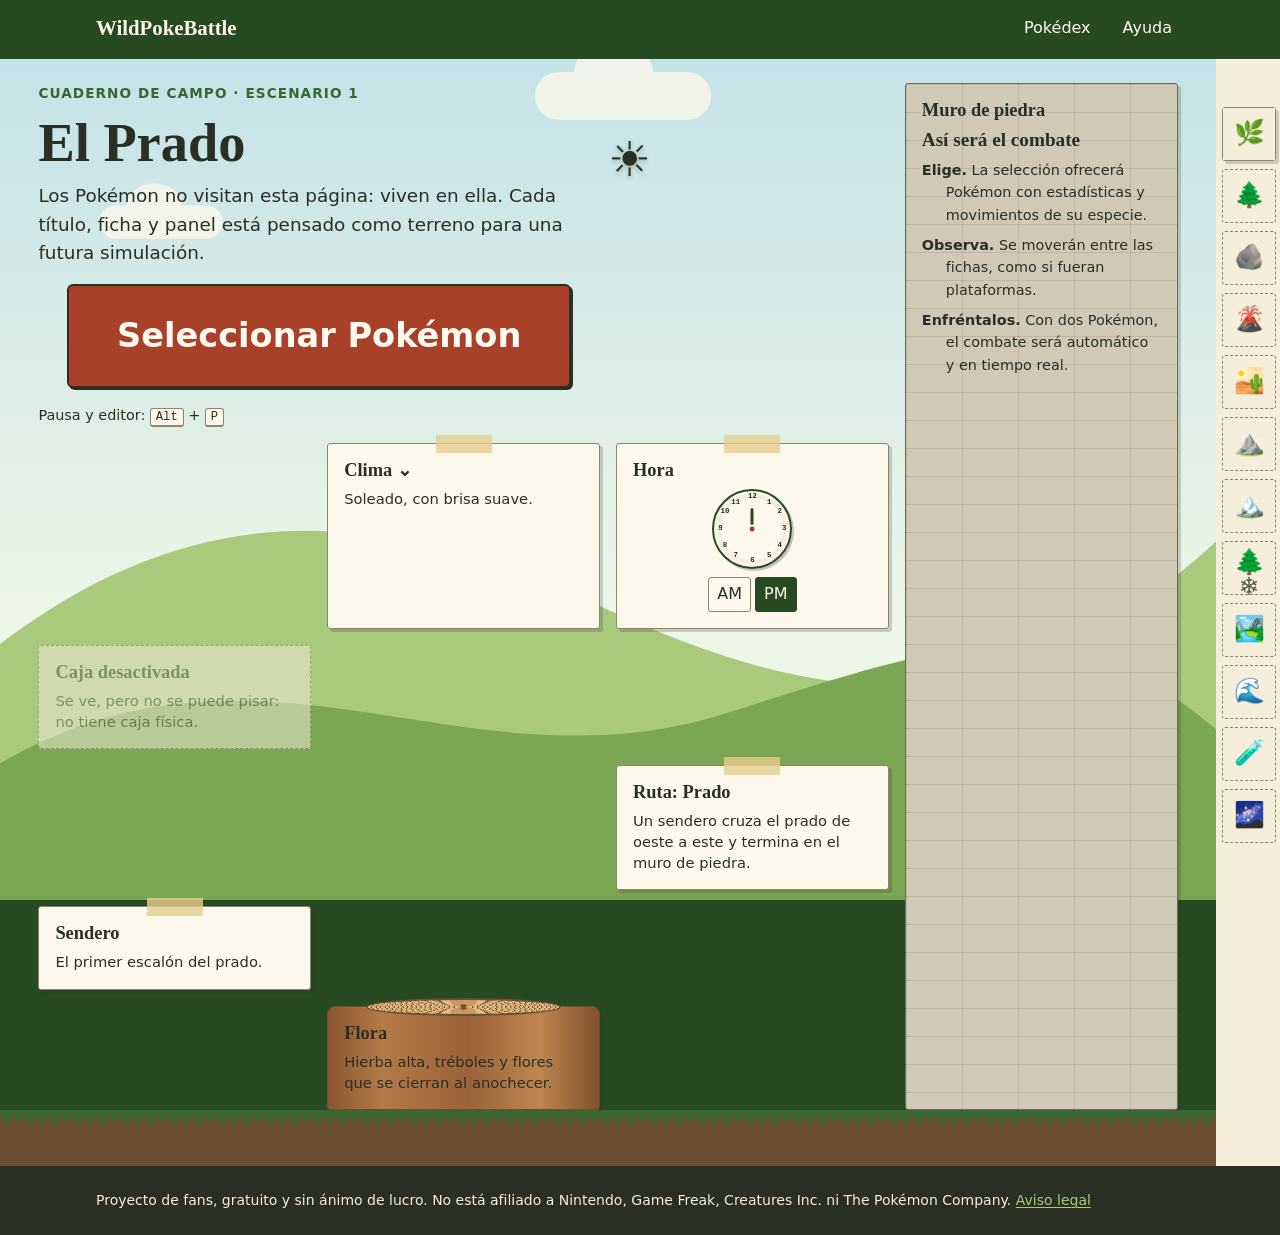
<file: index.html>
<!doctype html>
<html lang="es">
<head>
  <meta charset="utf-8">
  <meta name="viewport" content="width=device-width, initial-scale=1">
  <title>El Prado · WildPokeBattle</title>
  <meta name="description" content="El Prado, escenario y cuaderno de campo de WildPokeBattle.">
  <link rel="icon" href="data:,">
  <link rel="stylesheet" href="css/tokens.css">
  <link rel="stylesheet" href="css/base.css">
  <link rel="stylesheet" href="css/components.css">
  <link rel="stylesheet" href="css/scenes/prado.css">
</head>
<body class="scene-prado" data-weather="sun" data-time-of-day="day" data-light-phase="day">
  <a class="skip-link" href="#contenido">Saltar al contenido</a>

  <header class="site-header" data-wpb-body="solid">
    <a class="brand" href="index.html">WildPokeBattle</a>
    <nav aria-label="Principal">
      <ul class="site-nav">
        <li><a href="pages/pokedex.html">Pokédex</a></li>
        <li><a href="pages/ayuda.html">Ayuda</a></li>
      </ul>
    </nav>
  </header>

  <div class="scene-decor" aria-hidden="true">
    <span class="cloud cloud-a"></span>
    <span class="cloud cloud-b"></span>
    <span class="hills"></span>
    <span class="celestial-body"></span>
  </div>

  <div class="site-layout scene-layout">
    <main id="contenido" class="arena">
      <div class="weather-effects" aria-hidden="true"></div>

      <section id="escenario" class="arena-intro" aria-labelledby="titulo-prado">
        <p class="eyebrow">Cuaderno de campo · Escenario 1</p>
        <h1 id="titulo-prado">El Prado</h1>
        <p class="lede">Los Pokémon no visitan esta página: viven en ella. Cada título, ficha y panel está pensado como terreno para una futura simulación.</p>
        <p class="arena-action"><button class="button button-primary" type="button" popovertarget="selector">Seleccionar Pokémon</button></p>
        <p class="hint">Pausa y editor: <kbd>Alt</kbd> + <kbd>P</kbd></p>
      </section>

      <article class="note surface surface-clima" data-wpb-body="platform" aria-labelledby="titulo-clima">
        <h2 id="titulo-clima">
          <button class="weather-trigger" type="button" popovertarget="weather-options" aria-controls="weather-options">
            Clima <span aria-hidden="true">⌄</span>
          </button>
        </h2>
        <p id="weather-description" aria-live="polite">Soleado, con brisa suave.</p>
      </article>

      <article class="note surface surface-hora" data-wpb-body="platform" aria-labelledby="titulo-hora">
        <h2 id="titulo-hora">Hora</h2>
        <div class="clock-control">
          <div class="clock-face" role="group" aria-label="Reloj analógico">
            <span class="clock-number clock-number-12" aria-hidden="true">12</span>
            <span class="clock-number clock-number-1" aria-hidden="true">1</span>
            <span class="clock-number clock-number-2" aria-hidden="true">2</span>
            <span class="clock-number clock-number-3" aria-hidden="true">3</span>
            <span class="clock-number clock-number-4" aria-hidden="true">4</span>
            <span class="clock-number clock-number-5" aria-hidden="true">5</span>
            <span class="clock-number clock-number-6" aria-hidden="true">6</span>
            <span class="clock-number clock-number-7" aria-hidden="true">7</span>
            <span class="clock-number clock-number-8" aria-hidden="true">8</span>
            <span class="clock-number clock-number-9" aria-hidden="true">9</span>
            <span class="clock-number clock-number-10" aria-hidden="true">10</span>
            <span class="clock-number clock-number-11" aria-hidden="true">11</span>
            <div class="clock-hand clock-hand-hour" role="slider" tabindex="0" aria-label="Manecilla de las horas" aria-valuemin="1" aria-valuemax="12" aria-valuenow="12" aria-valuetext="12:00 PM" data-clock-hand="hour"></div>
            <span class="clock-center" aria-hidden="true"></span>
          </div>
          <div class="clock-period" role="group" aria-label="Parte del día">
            <button type="button" data-period="AM" aria-pressed="false">AM</button>
            <button type="button" data-period="PM" aria-pressed="true">PM</button>
          </div>
        </div>
      </article>

      <article class="note note-muted surface surface-obras" data-wpb-body="platform" data-wpb-enabled="false" aria-labelledby="titulo-obras">
        <h2 id="titulo-obras">Caja desactivada</h2>
        <p>Se ve, pero no se puede pisar: no tiene caja física.</p>
      </article>

      <article class="note surface surface-rutas" data-wpb-body="platform" aria-labelledby="titulo-rutas">
        <h2 id="titulo-rutas">Ruta: Prado</h2>
        <p>Un sendero cruza el prado de oeste a este y termina en el muro de piedra.</p>
      </article>

      <article class="note surface surface-sendero" data-wpb-body="platform" aria-labelledby="titulo-sendero">
        <h2 id="titulo-sendero">Sendero</h2>
        <p>El primer escalón del prado.</p>
      </article>

      <article class="note surface surface-flora" data-wpb-body="platform" aria-labelledby="titulo-flora">
        <h2 id="titulo-flora">Flora</h2>
        <p>Hierba alta, tréboles y flores que se cierran al anochecer.</p>
      </article>

      <aside class="note surface-wall" data-wpb-body="wall" aria-labelledby="titulo-muro">
        <h2 id="titulo-muro">Muro de piedra</h2>
        <section aria-labelledby="titulo-funciona">
          <h3 id="titulo-funciona">Así será el combate</h3>
          <ol class="field-steps">
            <li><strong>Elige.</strong> La selección ofrecerá Pokémon con estadísticas y movimientos de su especie.</li>
            <li><strong>Observa.</strong> Se moverán entre las fichas, como si fueran plataformas.</li>
            <li><strong>Enfréntalos.</strong> Con dos Pokémon, el combate será automático y en tiempo real.</li>
          </ol>
        </section>
      </aside>

      <div class="ground" data-wpb-body="solid"></div>
    </main>
    <aside class="scenario-rail">
      <nav aria-labelledby="titulo-escenarios">
        <h2 id="titulo-escenarios">Escenarios</h2>
        <ul class="scenario-list">
          <li class="scenario-card">
            <a class="scenario-item" href="index.html" aria-current="page" aria-label="Prado" title="Prado">
              <span class="scenario-icon" aria-hidden="true">🌿</span>
              <span class="scenario-name">Prado</span>
            </a>
          </li>
          <li class="scenario-card scenario-card-muted">
            <span class="scenario-item" aria-label="Bosque, próximamente" title="Bosque, próximamente">
              <span class="scenario-icon" aria-hidden="true">🌲</span>
              <span class="scenario-copy"><span class="scenario-name">Bosque</span><span class="scenario-status">Próximamente</span></span>
            </span>
          </li>
          <li class="scenario-card scenario-card-muted">
            <span class="scenario-item" aria-label="Cueva, próximamente" title="Cueva, próximamente">
              <span class="scenario-icon" aria-hidden="true">🪨</span>
              <span class="scenario-copy"><span class="scenario-name">Cueva</span><span class="scenario-status">Próximamente</span></span>
            </span>
          </li>
          <li class="scenario-card scenario-card-muted">
            <span class="scenario-item" aria-label="Volcán, próximamente" title="Volcán, próximamente">
              <span class="scenario-icon" aria-hidden="true">🌋</span>
              <span class="scenario-copy"><span class="scenario-name">Volcán</span><span class="scenario-status">Próximamente</span></span>
            </span>
          </li>
          <li class="scenario-card scenario-card-muted">
            <span class="scenario-item" aria-label="Desierto, próximamente" title="Desierto, próximamente">
              <span class="scenario-icon" aria-hidden="true">🏜️</span>
              <span class="scenario-copy"><span class="scenario-name">Desierto</span><span class="scenario-status">Próximamente</span></span>
            </span>
          </li>
          <li class="scenario-card scenario-card-muted">
            <span class="scenario-item" aria-label="Montaña, próximamente" title="Montaña, próximamente">
              <span class="scenario-icon" aria-hidden="true">⛰️</span>
              <span class="scenario-copy"><span class="scenario-name">Montaña</span><span class="scenario-status">Próximamente</span></span>
            </span>
          </li>
          <li class="scenario-card scenario-card-muted">
            <span class="scenario-item" aria-label="Montaña helada, próximamente" title="Montaña helada, próximamente">
              <span class="scenario-icon" aria-hidden="true">🏔️</span>
              <span class="scenario-copy"><span class="scenario-name">Montaña helada</span><span class="scenario-status">Próximamente</span></span>
            </span>
          </li>
          <li class="scenario-card scenario-card-muted">
            <span class="scenario-item" aria-label="Bosque helado, próximamente" title="Bosque helado, próximamente">
              <span class="scenario-icon" aria-hidden="true">🌲❄️</span>
              <span class="scenario-copy"><span class="scenario-name">Bosque helado</span><span class="scenario-status">Próximamente</span></span>
            </span>
          </li>
          <li class="scenario-card scenario-card-muted">
            <span class="scenario-item" aria-label="Río, próximamente" title="Río, próximamente">
              <span class="scenario-icon" aria-hidden="true">🏞️</span>
              <span class="scenario-copy"><span class="scenario-name">Río</span><span class="scenario-status">Próximamente</span></span>
            </span>
          </li>
          <li class="scenario-card scenario-card-muted">
            <span class="scenario-item" aria-label="Mar abierto, próximamente" title="Mar abierto, próximamente">
              <span class="scenario-icon" aria-hidden="true">🌊</span>
              <span class="scenario-copy"><span class="scenario-name">Mar abierto</span><span class="scenario-status">Próximamente</span></span>
            </span>
          </li>
          <li class="scenario-card scenario-card-muted">
            <span class="scenario-item" aria-label="Laboratorio, próximamente" title="Laboratorio, próximamente">
              <span class="scenario-icon" aria-hidden="true">🧪</span>
              <span class="scenario-copy"><span class="scenario-name">Laboratorio</span><span class="scenario-status">Próximamente</span></span>
            </span>
          </li>
          <li class="scenario-card scenario-card-muted">
            <span class="scenario-item" aria-label="Espacio, próximamente" title="Espacio, próximamente">
              <span class="scenario-icon" aria-hidden="true">🌌</span>
              <span class="scenario-copy"><span class="scenario-name">Espacio</span><span class="scenario-status">Próximamente</span></span>
            </span>
          </li>
        </ul>
      </nav>
    </aside>
  </div>

  <footer class="site-footer">
    <p>Proyecto de fans, gratuito y sin ánimo de lucro. No está afiliado a Nintendo, Game Freak, Creatures Inc. ni The Pokémon Company. <a href="pages/ayuda.html#aviso-legal">Aviso legal</a></p>
  </footer>

  <div id="wpb-layer" aria-hidden="true"></div>

  <div id="weather-options" class="weather-options" popover="auto" aria-labelledby="weather-options-title">
    <h2 id="weather-options-title">Elegir clima</h2>
    <div class="weather-option-list" role="group" aria-label="Climas disponibles">
      <button type="button" data-weather-option="sun" aria-pressed="true">Sol</button>
      <button type="button" data-weather-option="rain" aria-pressed="false">Lluvia</button>
      <button type="button" data-weather-option="snow" aria-pressed="false">Nieve</button>
      <button type="button" data-weather-option="blizzard" aria-pressed="false">Ventisca</button>
      <button type="button" data-weather-option="sandstorm" aria-pressed="false">Tormenta de arena</button>
    </div>
  </div>

  <dialog id="selector" class="panel" popover aria-labelledby="titulo-selector">
    <header class="panel-header">
      <h2 id="titulo-selector">Seleccionar Pokémon</h2>
      <button class="button" type="button" popovertarget="selector" popovertargetaction="hide">Cerrar</button>
    </header>
    <p class="hint">La selección se activará más adelante. Mientras tanto puedes consultar la <a href="pages/pokedex.html">Pokédex</a>.</p>
    <ul class="picker">
      <li><button type="button" disabled>Venusaur</button></li>
      <li><button type="button" disabled>Charizard</button></li>
      <li><button type="button" disabled>Blastoise</button></li>
      <li><button type="button" disabled>Pikachu</button></li>
      <li><button type="button" disabled>Gengar</button></li>
      <li><button type="button" disabled>Snorlax</button></li>
      <li><button type="button" disabled>Dragonite</button></li>
      <li><button type="button" disabled>Scizor</button></li>
      <li><button type="button" disabled>Tyranitar</button></li>
      <li><button type="button" disabled>Gardevoir</button></li>
      <li><button type="button" disabled>Garchomp</button></li>
      <li><button type="button" disabled>Lucario</button></li>
    </ul>
  </dialog>

  <dialog id="editor" class="panel panel-wide" aria-labelledby="titulo-editor">
    <header class="panel-header">
      <h2 id="titulo-editor">Editor de Pokémon</h2>
      <a class="button" href="#escenario">Cerrar maqueta</a>
    </header>
    <p class="hint">Maqueta sin funcionalidad, con Pikachu como ejemplo. El editor real se abrirá con <kbd>Alt</kbd> + <kbd>P</kbd>.</p>
    <form>
      <fieldset class="editor-fields" disabled>
        <legend>Pikachu</legend>
        <div class="field-row">
          <label>Nivel <input type="number" name="nivel" min="1" max="100" value="50"></label>
          <label>Naturaleza
            <select name="naturaleza">
              <option>Fuerte</option>
              <option>Alegre</option>
              <option>Modesta</option>
            </select>
          </label>
          <label>Habilidad
            <select name="habilidad">
              <option>Pararrayos</option>
              <option>Elec. Estática</option>
            </select>
          </label>
          <label>Semilla <input type="text" name="semilla" value="20261104"></label>
        </div>
        <div class="table-scroll">
          <table class="stats">
            <caption>Estadísticas</caption>
            <thead>
              <tr><th scope="col">Estadística</th><th scope="col">IV</th><th scope="col">EV</th><th scope="col">Final</th></tr>
            </thead>
            <tbody>
              <tr><th scope="row">PS</th><td><input type="number" name="iv-ps" aria-label="IV de PS" min="0" max="31" value="31"></td><td><input type="number" name="ev-ps" aria-label="EV de PS" min="0" max="252" value="0"></td><td><output>110</output></td></tr>
              <tr><th scope="row">Ataque</th><td><input type="number" name="iv-atk" aria-label="IV de Ataque" min="0" max="31" value="31"></td><td><input type="number" name="ev-atk" aria-label="EV de Ataque" min="0" max="252" value="0"></td><td><output>75</output></td></tr>
              <tr><th scope="row">Defensa</th><td><input type="number" name="iv-def" aria-label="IV de Defensa" min="0" max="31" value="31"></td><td><input type="number" name="ev-def" aria-label="EV de Defensa" min="0" max="252" value="0"></td><td><output>60</output></td></tr>
              <tr><th scope="row">Ataque Esp.</th><td><input type="number" name="iv-spa" aria-label="IV de Ataque Especial" min="0" max="31" value="31"></td><td><input type="number" name="ev-spa" aria-label="EV de Ataque Especial" min="0" max="252" value="0"></td><td><output>70</output></td></tr>
              <tr><th scope="row">Defensa Esp.</th><td><input type="number" name="iv-spd" aria-label="IV de Defensa Especial" min="0" max="31" value="31"></td><td><input type="number" name="ev-spd" aria-label="EV de Defensa Especial" min="0" max="252" value="0"></td><td><output>70</output></td></tr>
              <tr><th scope="row">Velocidad</th><td><input type="number" name="iv-spe" aria-label="IV de Velocidad" min="0" max="31" value="31"></td><td><input type="number" name="ev-spe" aria-label="EV de Velocidad" min="0" max="252" value="0"></td><td><output>110</output></td></tr>
            </tbody>
          </table>
        </div>
        <div class="field-row">
          <label>Movimiento 1
            <select name="movimiento-1"><option>Placaje Eléc.</option></select>
          </label>
          <label>Movimiento 2
            <select name="movimiento-2"><option>Surf</option></select>
          </label>
          <label>Movimiento 3
            <select name="movimiento-3"><option>Carantoña</option></select>
          </label>
          <label>Movimiento 4
            <select name="movimiento-4"><option>Desarme</option></select>
          </label>
        </div>
        <label class="field-block">Set en formato Showdown
          <textarea name="set" rows="3">Pikachu
Ability: Lightning Rod
Level: 50</textarea>
        </label>
        <div class="button-row">
          <button class="button" type="button">Regenerar</button>
          <button class="button" type="button">Importar</button>
          <button class="button" type="button">Exportar</button>
          <button class="button" type="button">Retirar</button>
        </div>
      </fieldset>
    </form>
  </dialog>
  <script type="module" src="js/scene-controls.js"></script>
</body>
</html>
</file>
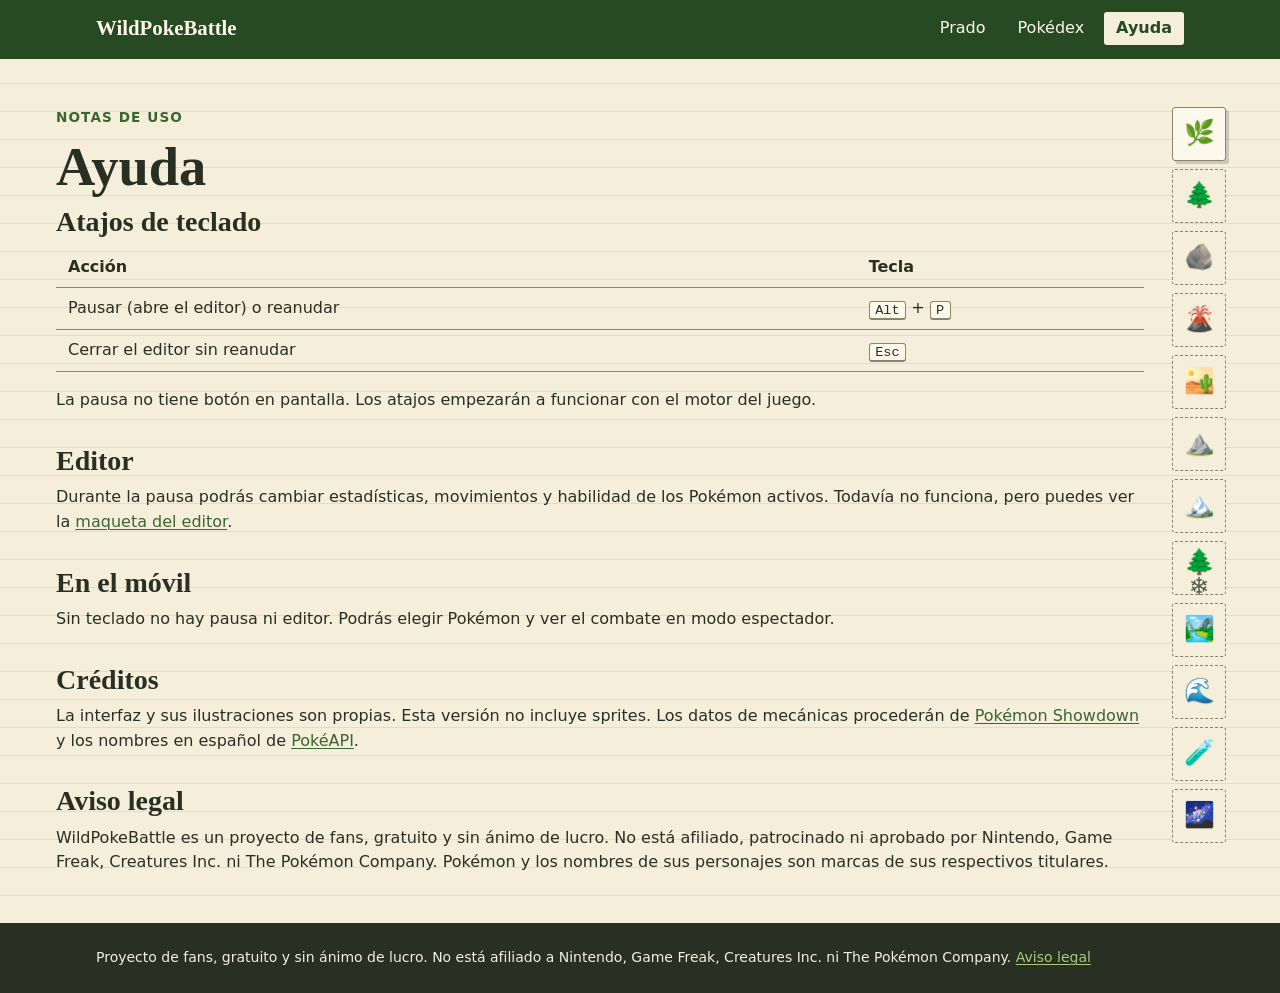
<file: pages/ayuda.html>
<!doctype html>
<html lang="es">
<head>
  <meta charset="utf-8">
  <meta name="viewport" content="width=device-width, initial-scale=1">
  <title>Ayuda · WildPokeBattle</title>
  <meta name="description" content="Atajos de teclado, uso en móvil, créditos y aviso legal de WildPokeBattle.">
  <link rel="icon" href="data:,">
  <link rel="stylesheet" href="../css/tokens.css">
  <link rel="stylesheet" href="../css/base.css">
  <link rel="stylesheet" href="../css/components.css">
</head>
<body>
  <a class="skip-link" href="#contenido">Saltar al contenido</a>

  <header class="site-header">
    <a class="brand" href="../index.html">WildPokeBattle</a>
    <nav aria-label="Principal">
      <ul class="site-nav">
        <li><a href="../index.html">Prado</a></li>
        <li><a href="pokedex.html">Pokédex</a></li>
        <li><a href="ayuda.html" aria-current="page">Ayuda</a></li>
      </ul>
    </nav>
  </header>

  <div class="site-layout">
  <main id="contenido" class="page page-narrow">
    <p class="eyebrow">Notas de uso</p>
    <h1>Ayuda</h1>

    <section aria-labelledby="titulo-atajos">
      <h2 id="titulo-atajos">Atajos de teclado</h2>
      <div class="table-scroll">
        <table>
          <thead>
            <tr>
              <th scope="col">Acción</th>
              <th scope="col">Tecla</th>
            </tr>
          </thead>
          <tbody>
            <tr>
              <td>Pausar (abre el editor) o reanudar</td>
              <td><kbd>Alt</kbd> + <kbd>P</kbd></td>
            </tr>
            <tr>
              <td>Cerrar el editor sin reanudar</td>
              <td><kbd>Esc</kbd></td>
            </tr>
          </tbody>
        </table>
      </div>
      <p>La pausa no tiene botón en pantalla. Los atajos empezarán a funcionar con el motor del juego.</p>
    </section>

    <section aria-labelledby="titulo-editor">
      <h2 id="titulo-editor">Editor</h2>
      <p>Durante la pausa podrás cambiar estadísticas, movimientos y habilidad de los Pokémon activos. Todavía no funciona, pero puedes ver la <a href="../index.html#editor">maqueta del editor</a>.</p>
    </section>

    <section aria-labelledby="titulo-movil">
      <h2 id="titulo-movil">En el móvil</h2>
      <p>Sin teclado no hay pausa ni editor. Podrás elegir Pokémon y ver el combate en modo espectador.</p>
    </section>

    <section aria-labelledby="titulo-creditos">
      <h2 id="titulo-creditos">Créditos</h2>
      <p>La interfaz y sus ilustraciones son propias. Esta versión no incluye sprites. Los datos de mecánicas procederán de <a href="https://github.com/smogon/pokemon-showdown">Pokémon Showdown</a> y los nombres en español de <a href="https://pokeapi.co/">PokéAPI</a>.</p>
    </section>

    <section id="aviso-legal" aria-labelledby="titulo-legal">
      <h2 id="titulo-legal">Aviso legal</h2>
      <p>WildPokeBattle es un proyecto de fans, gratuito y sin ánimo de lucro. No está afiliado, patrocinado ni aprobado por Nintendo, Game Freak, Creatures Inc. ni The Pokémon Company. Pokémon y los nombres de sus personajes son marcas de sus respectivos titulares.</p>
    </section>
  </main>
  <aside class="scenario-rail">
    <nav aria-labelledby="titulo-escenarios">
      <h2 id="titulo-escenarios">Escenarios</h2>
      <ul class="scenario-list">
        <li class="scenario-card">
          <a class="scenario-item" href="../index.html" aria-label="Prado" title="Prado">
            <span class="scenario-icon" aria-hidden="true">🌿</span>
            <span class="scenario-name">Prado</span>
          </a>
        </li>
        <li class="scenario-card scenario-card-muted">
          <span class="scenario-item" aria-label="Bosque, próximamente" title="Bosque, próximamente">
            <span class="scenario-icon" aria-hidden="true">🌲</span>
            <span class="scenario-copy"><span class="scenario-name">Bosque</span><span class="scenario-status">Próximamente</span></span>
          </span>
        </li>
        <li class="scenario-card scenario-card-muted">
          <span class="scenario-item" aria-label="Cueva, próximamente" title="Cueva, próximamente">
            <span class="scenario-icon" aria-hidden="true">🪨</span>
            <span class="scenario-copy"><span class="scenario-name">Cueva</span><span class="scenario-status">Próximamente</span></span>
          </span>
        </li>
        <li class="scenario-card scenario-card-muted">
          <span class="scenario-item" aria-label="Volcán, próximamente" title="Volcán, próximamente">
            <span class="scenario-icon" aria-hidden="true">🌋</span>
            <span class="scenario-copy"><span class="scenario-name">Volcán</span><span class="scenario-status">Próximamente</span></span>
          </span>
        </li>
        <li class="scenario-card scenario-card-muted">
          <span class="scenario-item" aria-label="Desierto, próximamente" title="Desierto, próximamente">
            <span class="scenario-icon" aria-hidden="true">🏜️</span>
            <span class="scenario-copy"><span class="scenario-name">Desierto</span><span class="scenario-status">Próximamente</span></span>
          </span>
        </li>
        <li class="scenario-card scenario-card-muted">
          <span class="scenario-item" aria-label="Montaña, próximamente" title="Montaña, próximamente">
            <span class="scenario-icon" aria-hidden="true">⛰️</span>
            <span class="scenario-copy"><span class="scenario-name">Montaña</span><span class="scenario-status">Próximamente</span></span>
          </span>
        </li>
        <li class="scenario-card scenario-card-muted">
          <span class="scenario-item" aria-label="Montaña helada, próximamente" title="Montaña helada, próximamente">
            <span class="scenario-icon" aria-hidden="true">🏔️</span>
            <span class="scenario-copy"><span class="scenario-name">Montaña helada</span><span class="scenario-status">Próximamente</span></span>
          </span>
        </li>
        <li class="scenario-card scenario-card-muted">
          <span class="scenario-item" aria-label="Bosque helado, próximamente" title="Bosque helado, próximamente">
            <span class="scenario-icon" aria-hidden="true">🌲❄️</span>
            <span class="scenario-copy"><span class="scenario-name">Bosque helado</span><span class="scenario-status">Próximamente</span></span>
          </span>
        </li>
        <li class="scenario-card scenario-card-muted">
          <span class="scenario-item" aria-label="Río, próximamente" title="Río, próximamente">
            <span class="scenario-icon" aria-hidden="true">🏞️</span>
            <span class="scenario-copy"><span class="scenario-name">Río</span><span class="scenario-status">Próximamente</span></span>
          </span>
        </li>
        <li class="scenario-card scenario-card-muted">
          <span class="scenario-item" aria-label="Mar abierto, próximamente" title="Mar abierto, próximamente">
            <span class="scenario-icon" aria-hidden="true">🌊</span>
            <span class="scenario-copy"><span class="scenario-name">Mar abierto</span><span class="scenario-status">Próximamente</span></span>
          </span>
        </li>
        <li class="scenario-card scenario-card-muted">
          <span class="scenario-item" aria-label="Laboratorio, próximamente" title="Laboratorio, próximamente">
            <span class="scenario-icon" aria-hidden="true">🧪</span>
            <span class="scenario-copy"><span class="scenario-name">Laboratorio</span><span class="scenario-status">Próximamente</span></span>
          </span>
        </li>
        <li class="scenario-card scenario-card-muted">
          <span class="scenario-item" aria-label="Espacio, próximamente" title="Espacio, próximamente">
            <span class="scenario-icon" aria-hidden="true">🌌</span>
            <span class="scenario-copy"><span class="scenario-name">Espacio</span><span class="scenario-status">Próximamente</span></span>
          </span>
        </li>
      </ul>
    </nav>
  </aside>
  </div>

  <footer class="site-footer">
    <p>Proyecto de fans, gratuito y sin ánimo de lucro. No está afiliado a Nintendo, Game Freak, Creatures Inc. ni The Pokémon Company. <a href="ayuda.html#aviso-legal">Aviso legal</a></p>
  </footer>
</body>
</html>
</file>
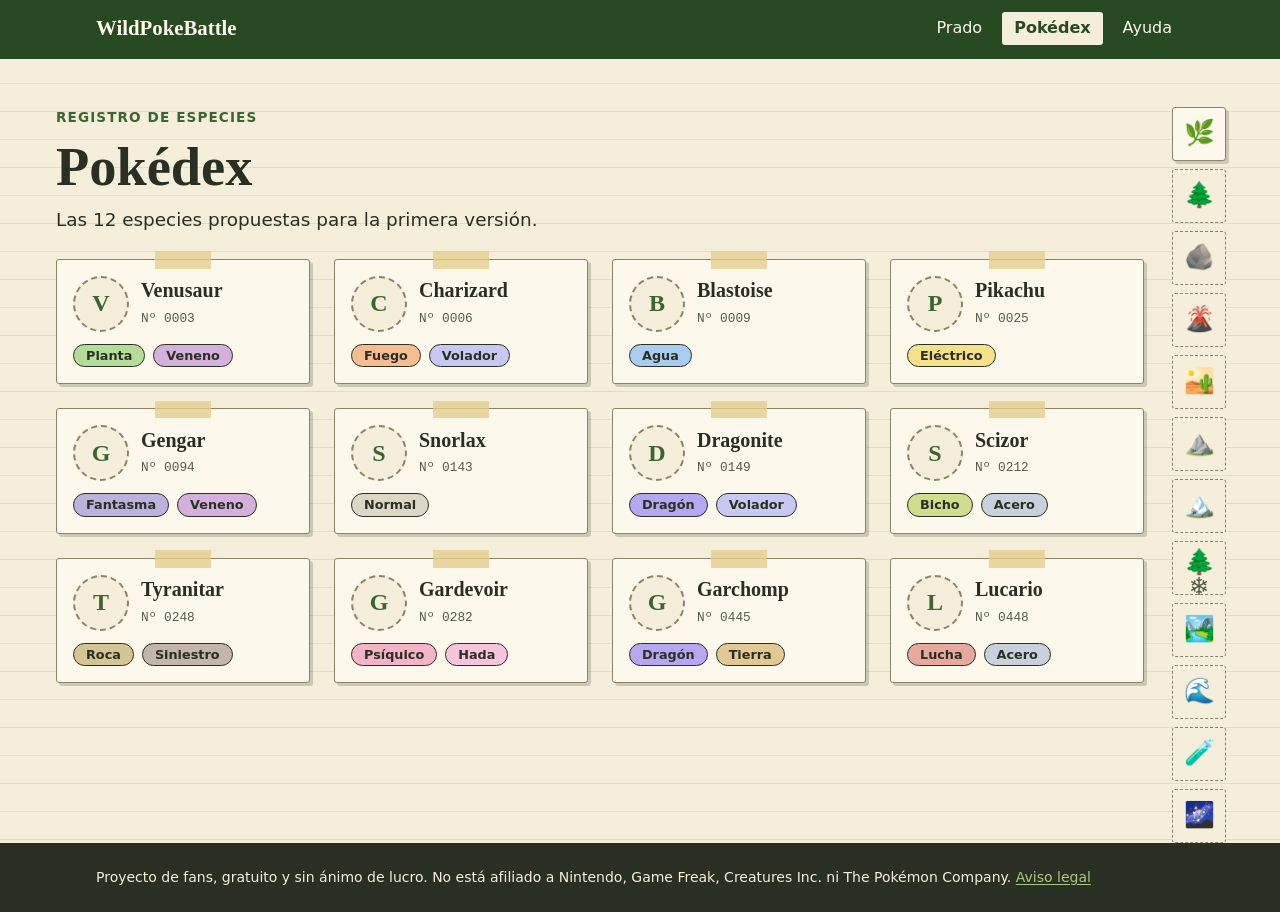
<file: pages/pokedex.html>
<!doctype html>
<html lang="es">
<head>
  <meta charset="utf-8">
  <meta name="viewport" content="width=device-width, initial-scale=1">
  <title>Pokédex · WildPokeBattle</title>
  <meta name="description" content="Las especies propuestas para la primera versión de WildPokeBattle.">
  <link rel="icon" href="data:,">
  <link rel="stylesheet" href="../css/tokens.css">
  <link rel="stylesheet" href="../css/base.css">
  <link rel="stylesheet" href="../css/components.css">
</head>
<body>
  <a class="skip-link" href="#contenido">Saltar al contenido</a>

  <header class="site-header">
    <a class="brand" href="../index.html">WildPokeBattle</a>
    <nav aria-label="Principal">
      <ul class="site-nav">
        <li><a href="../index.html">Prado</a></li>
        <li><a href="pokedex.html" aria-current="page">Pokédex</a></li>
        <li><a href="ayuda.html">Ayuda</a></li>
      </ul>
    </nav>
  </header>

  <div class="site-layout">
  <main id="contenido" class="page">
    <p class="eyebrow">Registro de especies</p>
    <h1>Pokédex</h1>
    <p class="lede">Las 12 especies propuestas para la primera versión.</p>

    <ul class="card-grid species-grid">
      <li class="note species">
        <span class="specimen" aria-hidden="true">V</span>
        <h2>Venusaur</h2>
        <p class="dex-number">Nº 0003</p>
        <ul class="types" aria-label="Tipos">
          <li class="type type-planta">Planta</li>
          <li class="type type-veneno">Veneno</li>
        </ul>
      </li>
      <li class="note species">
        <span class="specimen" aria-hidden="true">C</span>
        <h2>Charizard</h2>
        <p class="dex-number">Nº 0006</p>
        <ul class="types" aria-label="Tipos">
          <li class="type type-fuego">Fuego</li>
          <li class="type type-volador">Volador</li>
        </ul>
      </li>
      <li class="note species">
        <span class="specimen" aria-hidden="true">B</span>
        <h2>Blastoise</h2>
        <p class="dex-number">Nº 0009</p>
        <ul class="types" aria-label="Tipos">
          <li class="type type-agua">Agua</li>
        </ul>
      </li>
      <li class="note species">
        <span class="specimen" aria-hidden="true">P</span>
        <h2>Pikachu</h2>
        <p class="dex-number">Nº 0025</p>
        <ul class="types" aria-label="Tipos">
          <li class="type type-electrico">Eléctrico</li>
        </ul>
      </li>
      <li class="note species">
        <span class="specimen" aria-hidden="true">G</span>
        <h2>Gengar</h2>
        <p class="dex-number">Nº 0094</p>
        <ul class="types" aria-label="Tipos">
          <li class="type type-fantasma">Fantasma</li>
          <li class="type type-veneno">Veneno</li>
        </ul>
      </li>
      <li class="note species">
        <span class="specimen" aria-hidden="true">S</span>
        <h2>Snorlax</h2>
        <p class="dex-number">Nº 0143</p>
        <ul class="types" aria-label="Tipos">
          <li class="type type-normal">Normal</li>
        </ul>
      </li>
      <li class="note species">
        <span class="specimen" aria-hidden="true">D</span>
        <h2>Dragonite</h2>
        <p class="dex-number">Nº 0149</p>
        <ul class="types" aria-label="Tipos">
          <li class="type type-dragon">Dragón</li>
          <li class="type type-volador">Volador</li>
        </ul>
      </li>
      <li class="note species">
        <span class="specimen" aria-hidden="true">S</span>
        <h2>Scizor</h2>
        <p class="dex-number">Nº 0212</p>
        <ul class="types" aria-label="Tipos">
          <li class="type type-bicho">Bicho</li>
          <li class="type type-acero">Acero</li>
        </ul>
      </li>
      <li class="note species">
        <span class="specimen" aria-hidden="true">T</span>
        <h2>Tyranitar</h2>
        <p class="dex-number">Nº 0248</p>
        <ul class="types" aria-label="Tipos">
          <li class="type type-roca">Roca</li>
          <li class="type type-siniestro">Siniestro</li>
        </ul>
      </li>
      <li class="note species">
        <span class="specimen" aria-hidden="true">G</span>
        <h2>Gardevoir</h2>
        <p class="dex-number">Nº 0282</p>
        <ul class="types" aria-label="Tipos">
          <li class="type type-psiquico">Psíquico</li>
          <li class="type type-hada">Hada</li>
        </ul>
      </li>
      <li class="note species">
        <span class="specimen" aria-hidden="true">G</span>
        <h2>Garchomp</h2>
        <p class="dex-number">Nº 0445</p>
        <ul class="types" aria-label="Tipos">
          <li class="type type-dragon">Dragón</li>
          <li class="type type-tierra">Tierra</li>
        </ul>
      </li>
      <li class="note species">
        <span class="specimen" aria-hidden="true">L</span>
        <h2>Lucario</h2>
        <p class="dex-number">Nº 0448</p>
        <ul class="types" aria-label="Tipos">
          <li class="type type-lucha">Lucha</li>
          <li class="type type-acero">Acero</li>
        </ul>
      </li>
    </ul>
  </main>
  <aside class="scenario-rail">
    <nav aria-labelledby="titulo-escenarios">
      <h2 id="titulo-escenarios">Escenarios</h2>
      <ul class="scenario-list">
        <li class="scenario-card">
          <a class="scenario-item" href="../index.html" aria-label="Prado" title="Prado">
            <span class="scenario-icon" aria-hidden="true">🌿</span>
            <span class="scenario-name">Prado</span>
          </a>
        </li>
        <li class="scenario-card scenario-card-muted">
          <span class="scenario-item" aria-label="Bosque, próximamente" title="Bosque, próximamente">
            <span class="scenario-icon" aria-hidden="true">🌲</span>
            <span class="scenario-copy"><span class="scenario-name">Bosque</span><span class="scenario-status">Próximamente</span></span>
          </span>
        </li>
        <li class="scenario-card scenario-card-muted">
          <span class="scenario-item" aria-label="Cueva, próximamente" title="Cueva, próximamente">
            <span class="scenario-icon" aria-hidden="true">🪨</span>
            <span class="scenario-copy"><span class="scenario-name">Cueva</span><span class="scenario-status">Próximamente</span></span>
          </span>
        </li>
        <li class="scenario-card scenario-card-muted">
          <span class="scenario-item" aria-label="Volcán, próximamente" title="Volcán, próximamente">
            <span class="scenario-icon" aria-hidden="true">🌋</span>
            <span class="scenario-copy"><span class="scenario-name">Volcán</span><span class="scenario-status">Próximamente</span></span>
          </span>
        </li>
        <li class="scenario-card scenario-card-muted">
          <span class="scenario-item" aria-label="Desierto, próximamente" title="Desierto, próximamente">
            <span class="scenario-icon" aria-hidden="true">🏜️</span>
            <span class="scenario-copy"><span class="scenario-name">Desierto</span><span class="scenario-status">Próximamente</span></span>
          </span>
        </li>
        <li class="scenario-card scenario-card-muted">
          <span class="scenario-item" aria-label="Montaña, próximamente" title="Montaña, próximamente">
            <span class="scenario-icon" aria-hidden="true">⛰️</span>
            <span class="scenario-copy"><span class="scenario-name">Montaña</span><span class="scenario-status">Próximamente</span></span>
          </span>
        </li>
        <li class="scenario-card scenario-card-muted">
          <span class="scenario-item" aria-label="Montaña helada, próximamente" title="Montaña helada, próximamente">
            <span class="scenario-icon" aria-hidden="true">🏔️</span>
            <span class="scenario-copy"><span class="scenario-name">Montaña helada</span><span class="scenario-status">Próximamente</span></span>
          </span>
        </li>
        <li class="scenario-card scenario-card-muted">
          <span class="scenario-item" aria-label="Bosque helado, próximamente" title="Bosque helado, próximamente">
            <span class="scenario-icon" aria-hidden="true">🌲❄️</span>
            <span class="scenario-copy"><span class="scenario-name">Bosque helado</span><span class="scenario-status">Próximamente</span></span>
          </span>
        </li>
        <li class="scenario-card scenario-card-muted">
          <span class="scenario-item" aria-label="Río, próximamente" title="Río, próximamente">
            <span class="scenario-icon" aria-hidden="true">🏞️</span>
            <span class="scenario-copy"><span class="scenario-name">Río</span><span class="scenario-status">Próximamente</span></span>
          </span>
        </li>
        <li class="scenario-card scenario-card-muted">
          <span class="scenario-item" aria-label="Mar abierto, próximamente" title="Mar abierto, próximamente">
            <span class="scenario-icon" aria-hidden="true">🌊</span>
            <span class="scenario-copy"><span class="scenario-name">Mar abierto</span><span class="scenario-status">Próximamente</span></span>
          </span>
        </li>
        <li class="scenario-card scenario-card-muted">
          <span class="scenario-item" aria-label="Laboratorio, próximamente" title="Laboratorio, próximamente">
            <span class="scenario-icon" aria-hidden="true">🧪</span>
            <span class="scenario-copy"><span class="scenario-name">Laboratorio</span><span class="scenario-status">Próximamente</span></span>
          </span>
        </li>
        <li class="scenario-card scenario-card-muted">
          <span class="scenario-item" aria-label="Espacio, próximamente" title="Espacio, próximamente">
            <span class="scenario-icon" aria-hidden="true">🌌</span>
            <span class="scenario-copy"><span class="scenario-name">Espacio</span><span class="scenario-status">Próximamente</span></span>
          </span>
        </li>
      </ul>
    </nav>
  </aside>
  </div>

  <footer class="site-footer">
    <p>Proyecto de fans, gratuito y sin ánimo de lucro. No está afiliado a Nintendo, Game Freak, Creatures Inc. ni The Pokémon Company. <a href="ayuda.html#aviso-legal">Aviso legal</a></p>
  </footer>
</body>
</html>
</file>
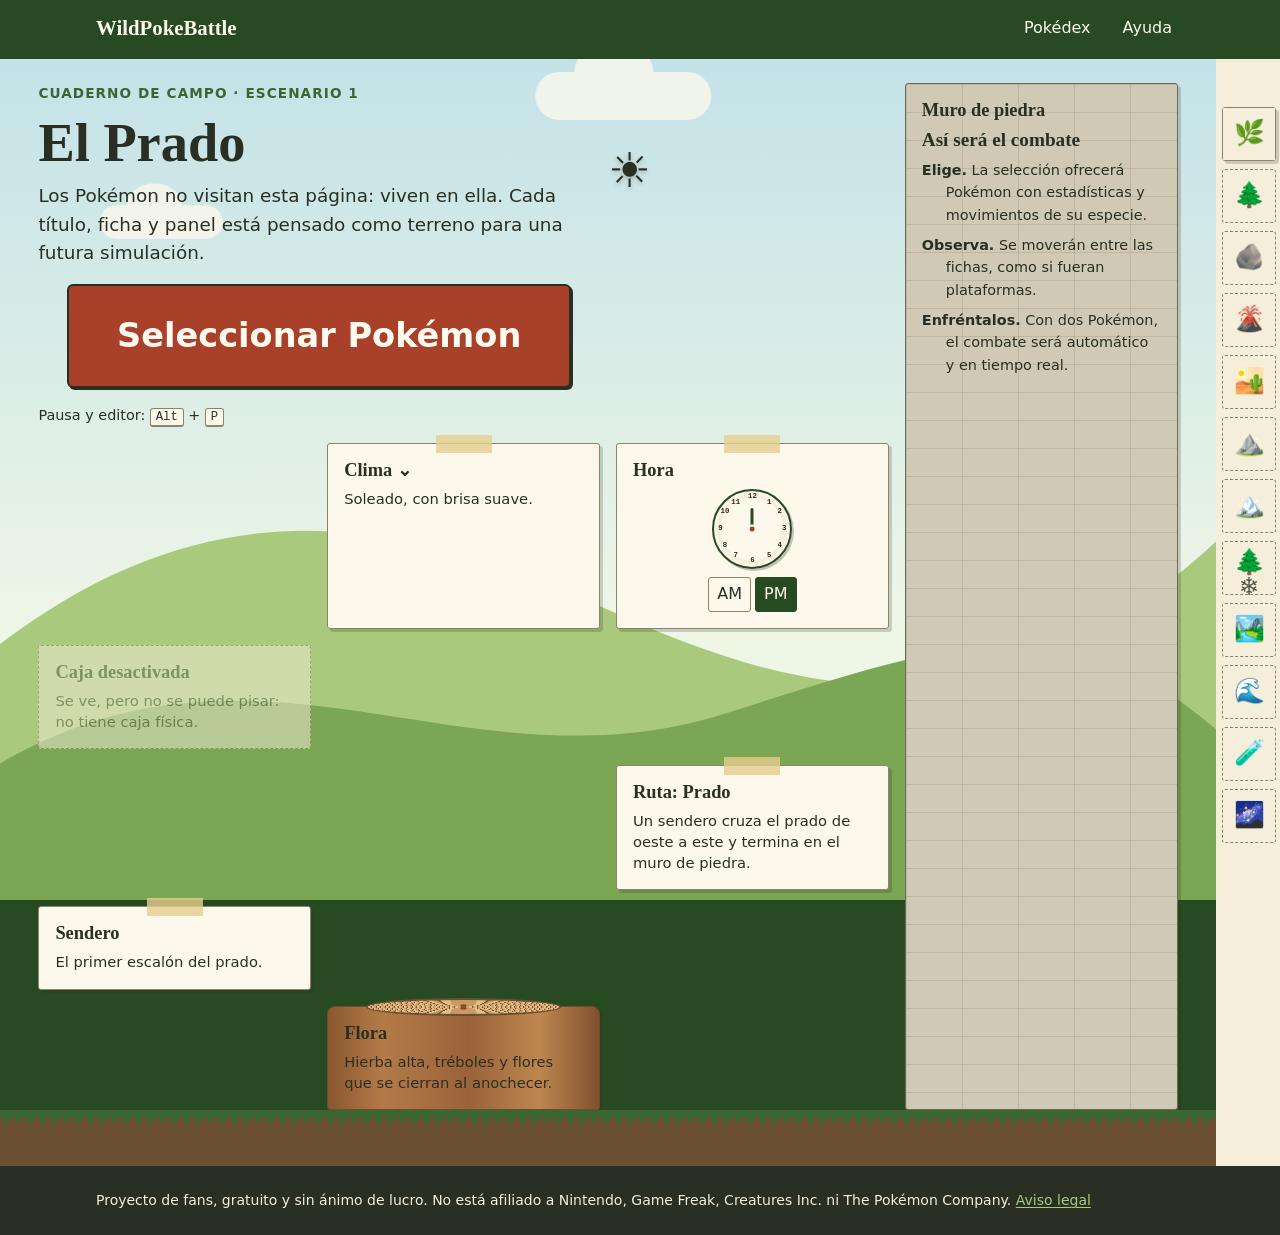
<file: pages/prado.html>
<!doctype html>
<html lang="es">
<head>
  <meta charset="utf-8">
  <meta name="viewport" content="width=device-width, initial-scale=1">
  <meta http-equiv="refresh" content="0; url=../index.html">
  <link rel="canonical" href="../index.html">
  <title>El Prado · WildPokeBattle</title>
</head>
<body>
  <p>El Prado ahora es la página principal. <a href="../index.html">Ir al Prado</a>.</p>
</body>
</html>
</file>
<file: css/tokens.css>
/* Tokens de diseño. Solo valores visuales: nada de física aquí. */
:root {
  /* Papel y tinta */
  --paper: #f5eeda;
  --paper-light: #fcf8ec;
  --paper-rule: #e6dcc0;
  --ink: #2a2f23;
  --ink-soft: #545c49;
  --line: #8b8468;

  /* Naturaleza */
  --moss: #3b6531;
  --moss-dark: #284a22;
  --leaf: #7ba653;
  --leaf-light: #a9c97c;
  --soil: #6b4f32;
  --stone: #cfc9b6;
  --sky-top: #bfe0e8;
  --sky-bottom: #eef6e6;
  --tape: #e6cf8fcc;

  /* Acento */
  --accent: #a8402a;
  --accent-dark: #86301e;
  --on-accent: #fffaf0;

  /* Tipos: fondos claros para usar siempre con --ink */
  --type-normal: #dcd8c6;
  --type-fuego: #f6bd92;
  --type-agua: #a9cdf0;
  --type-planta: #b5dc98;
  --type-electrico: #f6e08a;
  --type-hielo: #bfe9e6;
  --type-lucha: #e7a99d;
  --type-veneno: #d4b0dd;
  --type-tierra: #e2c994;
  --type-volador: #c9c8f2;
  --type-psiquico: #f5b3c8;
  --type-bicho: #d0dc8e;
  --type-roca: #d4c594;
  --type-fantasma: #bdb2dc;
  --type-dragon: #b5a8f0;
  --type-siniestro: #c2b5aa;
  --type-acero: #c9d2dc;
  --type-hada: #f6c5dd;

  /* Tipografía de sistema: funciona sin conexión */
  --font-title: Georgia, "Iowan Old Style", "Palatino Linotype", "Times New Roman", serif;
  --font-body: system-ui, -apple-system, "Segoe UI", Roboto, "Helvetica Neue", Arial, sans-serif;
  --font-mono: ui-monospace, "Cascadia Mono", Consolas, Menlo, monospace;

  /* Espaciado */
  --space-1: 0.25rem;
  --space-2: 0.5rem;
  --space-3: 0.75rem;
  --space-4: 1rem;
  --space-5: 1.5rem;
  --space-6: 2rem;
  --space-7: 3rem;
  --space-8: 4.5rem;

  /* Formas */
  --radius-s: 3px;
  --radius-m: 6px;
  --shadow-note: 3px 3px 0 #2a2f2333;
  --shadow-note-hover: 5px 5px 0 #2a2f2344;
  --shadow-panel: 0 12px 40px #2a2f2366;

  /* Medidas */
  --page-width: 68rem;
  --page-narrow: 44rem;
}
</file>
<file: css/base.css>
/* Reset ligero y estilos de los elementos HTML. */
*,
*::before,
*::after {
  box-sizing: border-box;
}

html {
  -webkit-text-size-adjust: 100%;
  text-size-adjust: 100%;
}

body {
  position: relative; /* referencia de #wpb-layer: coordenadas de documento */
  display: flex;
  flex-direction: column;
  min-height: 100vh;
  min-height: 100dvh;
  margin: 0;
  overflow-x: hidden;
  color: var(--ink);
  font-family: var(--font-body);
  font-size: 1rem;
  line-height: 1.55;
  /* Papel pautado */
  background-color: var(--paper);
  background-image: repeating-linear-gradient(
    to bottom,
    transparent 0,
    transparent calc(1.75rem - 1px),
    var(--paper-rule) calc(1.75rem - 1px),
    var(--paper-rule) 1.75rem
  );
}

h1,
h2,
h3 {
  margin: 0 0 var(--space-2);
  font-family: var(--font-title);
  font-weight: 700;
  line-height: 1.15;
  text-wrap: balance;
}

h1 {
  font-size: clamp(2.1rem, 1.5rem + 3vw, 3.4rem);
}

h2 {
  font-size: clamp(1.35rem, 1.2rem + 0.8vw, 1.75rem);
}

h3 {
  font-size: 1.2rem;
}

p,
ul,
ol,
dl {
  margin: 0 0 var(--space-4);
}

p:last-child,
ul:last-child,
ol:last-child,
dl:last-child {
  margin-bottom: 0;
}

ul,
ol {
  padding: 0;
  list-style: none;
}

a {
  color: var(--moss);
  text-decoration-thickness: 1px;
  text-underline-offset: 0.15em;
}

a:hover {
  color: var(--accent);
}

:focus-visible {
  outline: 3px solid var(--accent);
  outline-offset: 2px;
}

kbd {
  padding: 0.05em 0.4em;
  border: 1px solid var(--line);
  border-bottom-width: 2px;
  border-radius: var(--radius-s);
  background: var(--paper-light);
  font-family: var(--font-mono);
  font-size: 0.85em;
}

table {
  width: 100%;
  border-collapse: collapse;
}

caption {
  margin-bottom: var(--space-2);
  font-family: var(--font-title);
  font-weight: 700;
  text-align: left;
}

th,
td {
  padding: var(--space-2) var(--space-3);
  border-bottom: 1px solid var(--line);
  text-align: left;
}

button,
input,
select,
textarea {
  font: inherit;
  color: inherit;
}

/* Capa reservada para los Pokémon: sobre la página, sin capturar clics. */
#wpb-layer {
  position: absolute;
  inset: 0;
  z-index: 5;
  overflow: hidden;
  pointer-events: none;
}

@media (prefers-reduced-motion: reduce) {
  *,
  *::before,
  *::after {
    animation-duration: 0.01ms !important;
    animation-iteration-count: 1 !important;
    transition-duration: 0.01ms !important;
  }
}
</file>
<file: css/components.css>
/* Componentes compartidos por todas las páginas. */

.skip-link {
  position: absolute;
  top: var(--space-2);
  left: var(--space-2);
  z-index: 20;
  padding: var(--space-2) var(--space-3);
  background: var(--ink);
  color: var(--paper-light);
  clip-path: inset(50%);
}

.skip-link:focus {
  clip-path: none;
  color: var(--paper-light);
}

/* Cabecera y navegación */
.site-header {
  position: relative;
  z-index: 2;
  display: flex;
  flex-wrap: wrap;
  align-items: center;
  justify-content: space-between;
  gap: var(--space-2) var(--space-5);
  padding: var(--space-3) max(var(--space-4), calc((100% - var(--page-width)) / 2));
  border-bottom: 2px solid var(--moss-dark);
  background: var(--moss-dark);
  color: var(--paper-light);
}

.brand {
  color: inherit;
  font-family: var(--font-title);
  font-size: 1.3rem;
  font-weight: 700;
  text-decoration: none;
}

.brand:hover {
  color: var(--leaf-light);
}

.site-nav {
  display: flex;
  flex-wrap: wrap;
  gap: var(--space-1) var(--space-2);
  margin: 0;
}

.site-nav a {
  display: block;
  padding: var(--space-1) var(--space-3);
  border-radius: var(--radius-s);
  color: var(--paper-light);
  text-decoration: none;
}

.site-nav a:hover {
  background: var(--moss);
  color: var(--paper-light);
}

.site-nav a[aria-current="page"] {
  background: var(--paper);
  color: var(--moss-dark);
  font-weight: 600;
}

.site-header :focus-visible {
  outline-color: var(--paper-light);
}

/* Estructura de página */
.site-layout {
  flex: 1;
  display: grid;
  grid-template-columns: minmax(0, 1fr) 4rem;
  gap: var(--space-4);
  width: 100%;
  max-width: calc(var(--page-width) + 4rem + var(--space-4) + 2 * var(--space-4));
  margin-inline: auto;
  padding-inline: var(--space-4);
}

.page {
  flex: 1;
  width: 100%;
  max-width: calc(var(--page-width) + 2 * var(--space-4));
  margin-inline: auto;
  padding: var(--space-7) var(--space-4);
}

.site-layout > .page {
  width: 100%;
  max-width: none;
  margin: 0;
  padding-inline: 0;
}

.page-narrow {
  max-width: calc(var(--page-narrow) + 2 * var(--space-4));
}

.scenario-rail {
  display: flex;
  justify-content: flex-end;
  padding-top: var(--space-7);
}

.scenario-rail h2 {
  position: absolute;
  width: 1px;
  height: 1px;
  padding: 0;
  margin: -1px;
  overflow: hidden;
  clip: rect(0, 0, 0, 0);
  white-space: nowrap;
  border: 0;
}

.scenario-list {
  display: grid;
  align-content: start;
  gap: var(--space-2);
  width: 3.25rem;
}

.scenario-card {
  border: 1px solid var(--line);
  border-radius: var(--radius-s);
  background: var(--paper-light);
  box-shadow: var(--shadow-note);
}

.scenario-item {
  display: grid;
  place-items: center;
  width: 3.25rem;
  height: 3.25rem;
  padding: var(--space-2);
  color: var(--ink);
}

a.scenario-item {
  text-decoration: none;
}

a.scenario-item:hover,
a.scenario-item[aria-current="page"] {
  background: var(--paper);
  color: var(--moss-dark);
}

.scenario-icon {
  font-size: 1.55rem;
  line-height: 1;
  text-align: center;
}

.scenario-name,
.scenario-copy {
  position: absolute;
  width: 1px;
  height: 1px;
  padding: 0;
  margin: -1px;
  overflow: hidden;
  clip: rect(0, 0, 0, 0);
  white-space: nowrap;
  border: 0;
}

.scenario-card-muted {
  border-style: dashed;
  background: var(--paper);
  box-shadow: none;
  color: var(--ink-soft);
}

.scenario-card-muted .scenario-item {
  color: inherit;
}

.page > section + section {
  margin-top: var(--space-7);
}

.page-narrow > section + section {
  margin-top: var(--space-6);
}

.hero {
  max-width: 46rem;
}

.eyebrow {
  margin-bottom: var(--space-2);
  color: var(--moss);
  font-size: 0.85rem;
  font-weight: 700;
  letter-spacing: 0.08em;
  text-transform: uppercase;
}

.lede {
  font-size: 1.15rem;
}

.hint {
  color: var(--ink-soft);
  font-size: 0.9rem;
}

/* Pie */
.site-footer {
  padding: var(--space-5) max(var(--space-4), calc((100% - var(--page-width)) / 2));
  background: var(--ink);
  color: var(--paper);
  font-size: 0.875rem;
}

.site-footer a {
  color: var(--leaf-light);
}

.site-footer a:hover {
  color: var(--paper-light);
}

.site-footer :focus-visible {
  outline-color: var(--paper-light);
}

/* Botones */
.button {
  display: inline-block;
  padding: var(--space-2) var(--space-4);
  border: 2px solid var(--ink);
  border-radius: var(--radius-m);
  background: var(--paper-light);
  color: var(--ink);
  font-weight: 600;
  text-decoration: none;
  cursor: pointer;
  box-shadow: 2px 2px 0 var(--ink);
  transition: box-shadow 120ms ease, background-color 120ms ease;
}

.button:hover {
  background: var(--paper);
  color: var(--ink);
  box-shadow: 4px 4px 0 var(--ink);
}

.button:disabled {
  border-color: var(--line);
  color: var(--ink-soft);
  cursor: not-allowed;
  box-shadow: none;
}

.button-primary {
  padding: var(--space-3) var(--space-5);
  background: var(--accent);
  color: var(--on-accent);
  font-size: 1.05rem;
}

.button-primary:hover {
  background: var(--accent-dark);
  color: var(--on-accent);
}

.button-row {
  display: flex;
  flex-wrap: wrap;
  gap: var(--space-3);
}

/* Fichas del cuaderno */
.note {
  position: relative;
  padding: var(--space-4) var(--space-4) var(--space-4);
  border: 1px solid var(--line);
  border-radius: var(--radius-s);
  background: var(--paper-light);
  box-shadow: var(--shadow-note);
  transition: box-shadow 120ms ease;
}

/* Cinta adhesiva */
.note::before {
  content: "";
  position: absolute;
  top: -0.55rem;
  left: 50%;
  width: 3.5rem;
  height: 1.1rem;
  margin-left: -1.75rem;
  background: var(--tape);
}

.note-muted {
  border-style: dashed;
  background: var(--paper);
  box-shadow: none;
  color: var(--ink-soft);
}

.note-muted::before {
  content: none;
}

.card-grid {
  display: grid;
  grid-template-columns: repeat(auto-fill, minmax(min(100%, 14rem), 1fr));
  gap: var(--space-5);
  margin-top: var(--space-5);
}

/* Pasos numerados */
.steps {
  display: grid;
  grid-template-columns: repeat(auto-fit, minmax(min(100%, 16rem), 1fr));
  gap: var(--space-5);
  margin-top: var(--space-4);
  counter-reset: paso;
}

.steps li {
  counter-increment: paso;
  padding-top: var(--space-3);
  border-top: 2px solid var(--moss);
}

.steps h3::before {
  content: counter(paso) ". ";
  color: var(--accent);
}

/* Pokédex */
.species {
  display: grid;
  grid-template-columns: auto 1fr;
  column-gap: var(--space-3);
  align-items: center;
}

.species h2 {
  margin: 0;
  font-size: 1.25rem;
}

.specimen {
  grid-row: span 2;
  display: grid;
  place-items: center;
  width: 3.5rem;
  height: 3.5rem;
  border: 2px dashed var(--line);
  border-radius: 50%;
  background: var(--paper);
  color: var(--moss);
  font-family: var(--font-title);
  font-size: 1.5rem;
  font-weight: 700;
}

.dex-number {
  margin: 0;
  color: var(--ink-soft);
  font-family: var(--font-mono);
  font-size: 0.8rem;
}

.types {
  grid-column: 1 / -1;
  display: flex;
  flex-wrap: wrap;
  gap: var(--space-2);
  margin-top: var(--space-3);
}

.type {
  padding: 0.05rem var(--space-3);
  border: 1px solid var(--ink);
  border-radius: 999px;
  color: var(--ink);
  font-size: 0.8rem;
  font-weight: 600;
}

.type-normal { background: var(--type-normal); }
.type-fuego { background: var(--type-fuego); }
.type-agua { background: var(--type-agua); }
.type-planta { background: var(--type-planta); }
.type-electrico { background: var(--type-electrico); }
.type-hielo { background: var(--type-hielo); }
.type-lucha { background: var(--type-lucha); }
.type-veneno { background: var(--type-veneno); }
.type-tierra { background: var(--type-tierra); }
.type-volador { background: var(--type-volador); }
.type-psiquico { background: var(--type-psiquico); }
.type-bicho { background: var(--type-bicho); }
.type-roca { background: var(--type-roca); }
.type-fantasma { background: var(--type-fantasma); }
.type-dragon { background: var(--type-dragon); }
.type-siniestro { background: var(--type-siniestro); }
.type-acero { background: var(--type-acero); }
.type-hada { background: var(--type-hada); }

/* Tablas anchas */
.table-scroll {
  overflow-x: auto;
  margin-bottom: var(--space-4);
}

/* Paneles flotantes: selector y editor */
.panel {
  width: min(32rem, calc(100vw - 2 * var(--space-4)));
  max-height: calc(100dvh - 2 * var(--space-4));
  padding: var(--space-5);
  overflow-y: auto;
  border: 2px solid var(--ink);
  border-radius: var(--radius-m);
  background: var(--paper-light);
  color: var(--ink);
  box-shadow: var(--shadow-panel);
}

.panel:focus {
  outline: none; /* foco programático del panel; sus controles sí muestran foco */
}

.panel::backdrop {
  background: #2a2f2366;
}

.panel-wide {
  width: min(46rem, calc(100vw - 2 * var(--space-4)));
}

.panel-header {
  display: flex;
  flex-wrap: wrap;
  align-items: center;
  justify-content: space-between;
  gap: var(--space-3);
  margin-bottom: var(--space-3);
}

.panel-header h2 {
  margin: 0;
}

.picker {
  display: grid;
  grid-template-columns: repeat(auto-fill, minmax(8rem, 1fr));
  gap: var(--space-2);
}

.picker button {
  width: 100%;
  padding: var(--space-2) var(--space-3);
  border: 1px solid var(--line);
  border-radius: var(--radius-s);
  background: var(--paper);
  color: var(--ink-soft);
  text-align: left;
  cursor: not-allowed;
}

/* Maqueta del editor: el navegador lo abre con #editor en la URL */
#editor:target {
  display: block;
  position: fixed;
  inset: 0;
  z-index: 10;
  margin: auto;
  height: fit-content;
}

.editor-fields {
  min-width: 0;
  margin: 0;
  padding: var(--space-4);
  border: 1px solid var(--line);
  border-radius: var(--radius-s);
}

.editor-fields legend {
  padding-inline: var(--space-2);
  font-family: var(--font-title);
  font-weight: 700;
}

.field-row {
  display: grid;
  grid-template-columns: repeat(auto-fit, minmax(min(100%, 9rem), 1fr));
  gap: var(--space-3);
  margin-bottom: var(--space-4);
}

.field-row label,
.field-block {
  display: flex;
  flex-direction: column;
  gap: var(--space-1);
  font-size: 0.9rem;
  font-weight: 600;
}

.field-block {
  margin-bottom: var(--space-4);
}

.editor-fields input,
.editor-fields select,
.editor-fields textarea {
  width: 100%;
  min-width: 0;
  padding: var(--space-1) var(--space-2);
  border: 1px solid var(--line);
  border-radius: var(--radius-s);
  background: var(--paper);
  color: var(--ink);
  font-weight: 400;
}

.stats th,
.stats td {
  padding-block: var(--space-1);
}

.stats input {
  min-width: 3.5rem;
}

.stats output {
  font-family: var(--font-mono);
  font-weight: 700;
}

@media (max-width: 70rem) {
  .site-layout {
    grid-template-columns: minmax(0, 1fr);
  }

  .scenario-rail {
    padding: 0 0 var(--space-6);
  }

  .scenario-list {
    display: flex;
    flex-wrap: wrap;
    justify-content: flex-end;
    width: 100%;
  }

  .scenario-card {
    flex: 0 0 3.25rem;
  }
}
</file>
<file: css/scenes/prado.css>
/* Escenario del prado.
   Las fichas con data-wpb-body son superficies físicas: sin transform, fixed
   ni sticky, tampoco en :hover. Solo se animan las capas de .scene-decor. */

.scene-prado {
  --ground-height: 3.5rem;
  isolation: isolate;
  background-image: none;
  background-color: var(--moss-dark);
}

.arena {
  position: relative;
  flex: 1;
  isolation: isolate;
  display: grid;
  grid-template-columns: repeat(12, minmax(0, 1fr));
  grid-template-rows: repeat(7, minmax(5rem, auto));
  gap: var(--space-4);
  width: 100%;
  /* El relleno inferior reserva el suelo: fichas y muro apoyan justo encima */
  padding: var(--space-5) clamp(var(--space-4), 3vw, 3rem) var(--ground-height);
  overflow: hidden;
  background: transparent;
}

.scene-prado[data-light-phase="night"] .scene-decor {
  background: linear-gradient(to bottom, #17213b, #5a6780 70%);
}

.scene-prado[data-light-phase="dawn"] .scene-decor {
  background: linear-gradient(to bottom, #526889, #bd8797 54%, #f2c08a);
}

.scene-prado[data-light-phase="dusk"] .scene-decor {
  background: linear-gradient(to bottom, #454c6a, #a25d72 52%, #e49a70);
}

.scene-prado[data-light-phase="night"] .hills {
  filter: brightness(0.55) saturate(0.8);
}

.scene-prado[data-light-phase="dawn"] .hills {
  filter: brightness(0.82) saturate(0.9);
}

.scene-prado[data-light-phase="dusk"] .hills {
  filter: brightness(0.72) saturate(0.95);
}

.scene-prado[data-light-phase="dawn"] .arena-intro,
.scene-prado[data-light-phase="dusk"] .arena-intro,
.scene-prado[data-light-phase="night"] .arena-intro {
  color: var(--paper-light);
}

.scene-prado[data-light-phase="dawn"] .arena-intro .eyebrow,
.scene-prado[data-light-phase="dawn"] .arena-intro .hint,
.scene-prado[data-light-phase="dusk"] .arena-intro .eyebrow,
.scene-prado[data-light-phase="dusk"] .arena-intro .hint,
.scene-prado[data-light-phase="night"] .arena-intro .eyebrow,
.scene-prado[data-light-phase="night"] .arena-intro .hint {
  color: var(--paper-light);
}

.scene-layout {
  grid-template-columns: minmax(0, 1fr) 4rem;
  gap: 0;
  max-width: none;
  padding: 0;
}

.scene-layout > .scenario-rail {
  padding: var(--space-7) 0.375rem;
  background: var(--paper);
}

/* Capas decorativas */
.scene-decor {
  position: fixed;
  inset: 0 4rem 0 0;
  z-index: -1;
  overflow: hidden;
  pointer-events: none;
  background: linear-gradient(to bottom, var(--sky-top), var(--sky-bottom) 70%);
}

.hills {
  position: absolute;
  right: 0;
  bottom: 0;
  left: 0;
  height: min(62%, 32rem);
  background:
    url("data:image/svg+xml,%3Csvg xmlns='http://www.w3.org/2000/svg' viewBox='0 0 1200 300' preserveAspectRatio='none'%3E%3Cpath fill='%23a9c97c' d='M0 150 C200 60 380 70 600 130 S1000 200 1200 90 V300 H0Z'/%3E%3Cpath fill='%237ba653' d='M0 220 C260 130 460 240 720 190 S1060 130 1200 200 V300 H0Z'/%3E%3C/svg%3E")
    center bottom / 100% 100% no-repeat;
}

.cloud {
  position: absolute;
  width: 11rem;
  height: 3rem;
  border-radius: 999px;
  background: var(--paper-light);
  opacity: 0.8;
  animation: cloud-drift 90s linear infinite alternate;
}

.scene-prado[data-time-of-day="night"] .cloud {
  background: #6e7483;
}

.cloud::before {
  content: "";
  position: absolute;
  bottom: 35%;
  left: 22%;
  width: 45%;
  height: 130%;
  border-radius: 50%;
  background: inherit;
}

.cloud-a {
  top: 8%;
  left: 44%;
}

.cloud-b {
  top: 22%;
  left: 6%;
  scale: 0.7;
  animation-duration: 130s;
}

@keyframes cloud-drift {
  to {
    translate: 12rem 0;
  }
}

.celestial-body {
  position: absolute;
  z-index: 1;
  left: 50%;
  top: 20%;
  font-size: clamp(2rem, 4vw, 3rem);
  line-height: 1;
  filter: drop-shadow(0 2px 2px #2a2f2355);
  transition: left 180ms ease, top 180ms ease;
}

.weather-effects {
  position: absolute;
  inset: 0;
  z-index: 2;
  overflow: hidden;
  background-color: transparent;
  pointer-events: none;
  transition: background-color 300ms ease;
}

.weather-effects::before,
.weather-effects::after {
  position: absolute;
  inset: -20%;
  content: "";
  opacity: 0;
  pointer-events: none;
}

.scene-prado[data-weather="rain"] .weather-effects {
  background-color: #293d5033;
}

.scene-prado[data-weather="rain"] .weather-effects::before {
  opacity: 0.65;
  background-image: repeating-linear-gradient(
    108deg,
    transparent 0 14px,
    #d8eef0 15px 16px,
    transparent 17px 30px
  );
  background-size: 46px 58px;
  animation: rain-fall 700ms linear infinite;
}

.scene-prado[data-weather="snow"] .weather-effects {
  background-color: #dce9f033;
}

.scene-prado[data-weather="snow"] .weather-effects::before,
.scene-prado[data-weather="snow"] .weather-effects::after {
  opacity: 0.75;
  background-image: radial-gradient(circle, #fff 0 1.5px, transparent 2px);
  background-size: 34px 34px;
  animation: snow-fall 7s linear infinite;
}

.scene-prado[data-weather="snow"] .weather-effects::after {
  opacity: 0.55;
  background-size: 53px 53px;
  animation-duration: 11s;
}

.scene-prado[data-weather="blizzard"] .weather-effects {
  background-color: #8096ac55;
}

.scene-prado[data-weather="blizzard"] .weather-effects::before {
  opacity: 0.85;
  background-image:
    radial-gradient(circle, #fff 0 1.5px, transparent 2px),
    repeating-linear-gradient(105deg, transparent 0 15px, #f8fdff99 16px 17px, transparent 18px 30px);
  background-size: 31px 31px, 42px 42px;
  animation: blizzard-sweep 1.8s linear infinite;
}

.scene-prado[data-weather="sandstorm"] .weather-effects {
  background-color: #a56d2e44;
}

.scene-prado[data-weather="sandstorm"] .weather-effects::before,
.scene-prado[data-weather="sandstorm"] .weather-effects::after {
  opacity: 0.65;
  background-image: radial-gradient(circle, #f4d18c 0 1.5px, transparent 2.5px);
  background-size: 28px 28px;
  animation: sandstorm-sweep 4s linear infinite;
}

.scene-prado[data-weather="sandstorm"] .weather-effects::after {
  opacity: 0.4;
  background-size: 47px 47px;
  animation-duration: 6s;
}

@keyframes rain-fall {
  to { background-position: 0 58px; }
}

@keyframes snow-fall {
  to { background-position: 30px 180px; }
}

@keyframes blizzard-sweep {
  to { background-position: 90px 120px, 180px 50px; }
}

@keyframes sandstorm-sweep {
  to { background-position: 180px 40px; }
}

/* Texto de presentación: sin caja física */
.arena-intro {
  grid-column: 1 / 7;
  grid-row: 1 / 3;
  align-self: start;
}

.arena-intro .hint {
  color: var(--ink);
}

.arena-action {
  text-align: center;
}

.field-steps {
  display: grid;
  gap: var(--space-2);
  font-size: 0.9rem;
}

.field-steps li {
  padding-left: 1.5rem;
  text-indent: -1.5rem;
}

/* Superficies físicas */
.surface,
.surface-wall {
  min-width: 0;
}

.surface h2,
.surface-wall h2 {
  font-size: 1.15rem;
}

.surface p {
  font-size: 0.92rem;
  line-height: 1.4;
}

.surface:hover {
  box-shadow: var(--shadow-note-hover);
}

.surface-clima {
  grid-column: 4 / 7;
  grid-row: 3 / 4;
}

.surface-hora {
  grid-column: 7 / 10;
  grid-row: 3 / 4;
}

.surface-rutas {
  grid-column: 7 / 10;
  grid-row: 5 / 6;
}

.surface-obras {
  grid-column: 1 / 4;
  grid-row: 4 / 5;
  opacity: 0.5;
}

.surface-sendero {
  grid-column: 1 / 4;
  grid-row: 6 / 7;
}

.surface-flora {
  grid-column: 4 / 7;
  grid-row: 7 / 8;
  border-color: #6b4f32;
  border-radius: 0.5rem 0.5rem var(--radius-s) var(--radius-s);
  background:
    linear-gradient(90deg, #89572f, #b47a48 20%, #9a6339 52%, #bd8650 78%, #80512d);
}

.surface-flora::before {
  top: -0.55rem;
  left: 50%;
  width: 72%;
  height: 1.1rem;
  margin-left: -36%;
  border: 2px solid #6b4f32;
  border-radius: 50%;
  background: repeating-radial-gradient(
    ellipse at center,
    #dfbf89 0 0.12rem,
    #80512f 0.13rem 0.17rem,
    #c99a61 0.18rem 0.28rem
  );
}

.surface-wall {
  grid-column: 10 / 13;
  grid-row: 1 / 8;
  border-color: #6f6a58;
  background-color: var(--stone);
  background-image:
    linear-gradient(#6f6a5833 1px, transparent 1px),
    linear-gradient(90deg, #6f6a5833 1px, transparent 1px);
  background-size: 3.5rem 1.75rem;
}

.surface-wall::before {
  content: none;
}

.clock-control {
  display: grid;
  justify-items: center;
  gap: var(--space-2);
}

.clock-face {
  position: relative;
  width: min(5rem, 100%);
  aspect-ratio: 1;
  border: 2px solid var(--moss-dark);
  border-radius: 50%;
  background:
    radial-gradient(circle, var(--paper-light) 0 58%, var(--paper) 59% 100%);
  box-shadow: inset 0 0 0 3px #ffffff66, 2px 2px 0 #2a2f2344;
  touch-action: none;
}

.clock-number {
  position: absolute;
  z-index: 1;
  font-family: var(--font-mono);
  font-size: 0.46rem;
  font-weight: 700;
  line-height: 1;
  transform: translate(-50%, -50%);
  user-select: none;
}

.clock-number-12 { top: 8%; left: 50%; }
.clock-number-1 { top: 15%; left: 72%; }
.clock-number-2 { top: 28%; left: 86%; }
.clock-number-3 { top: 50%; left: 92%; }
.clock-number-4 { top: 72%; left: 86%; }
.clock-number-5 { top: 85%; left: 72%; }
.clock-number-6 { top: 92%; left: 50%; }
.clock-number-7 { top: 85%; left: 28%; }
.clock-number-8 { top: 72%; left: 14%; }
.clock-number-9 { top: 50%; left: 8%; }
.clock-number-10 { top: 28%; left: 14%; }
.clock-number-11 { top: 15%; left: 28%; }

.clock-hand {
  position: absolute;
  z-index: 2;
  bottom: 50%;
  left: calc(50% - 0.625rem);
  width: 1.25rem;
  height: 43%;
  padding: 0;
  border: 0;
  background: transparent;
  transform: rotate(var(--hand-angle, 0deg));
  transform-origin: 50% 100%;
  cursor: grab;
  touch-action: none;
}

.clock-hand:active {
  cursor: grabbing;
}

.clock-hand::before {
  position: absolute;
  bottom: 0;
  left: 50%;
  width: 2px;
  height: 100%;
  border-radius: 999px;
  background: var(--moss-dark);
  content: "";
  transform: translateX(-50%);
}

.clock-hand-hour::before {
  width: 3px;
  height: 65%;
}

.clock-center {
  position: absolute;
  z-index: 3;
  top: 50%;
  left: 50%;
  width: 0.55rem;
  height: 0.55rem;
  border: 2px solid var(--paper-light);
  border-radius: 50%;
  background: var(--accent);
  transform: translate(-50%, -50%);
}

.clock-period {
  display: flex;
  gap: var(--space-1);
}

.clock-period button,
.weather-option-list button {
  padding: var(--space-1) var(--space-2);
  border: 1px solid var(--line);
  border-radius: var(--radius-s);
  background: var(--paper-light);
  color: var(--ink);
  cursor: pointer;
}

.clock-period button[aria-pressed="true"],
.weather-option-list button[aria-pressed="true"] {
  border-color: var(--moss-dark);
  background: var(--moss-dark);
  color: var(--paper-light);
}

.clock-control .hint {
  text-align: center;
}

.weather-trigger {
  padding: 0;
  border: 0;
  background: transparent;
  color: inherit;
  font: inherit;
  font-weight: inherit;
  text-align: left;
  cursor: pointer;
}

.weather-trigger:hover {
  color: var(--accent);
}

.weather-options {
  position: fixed;
  inset: auto;
  width: min(18rem, calc(100vw - 2 * var(--space-4)));
  max-height: calc(100dvh - 2 * var(--space-4));
  padding: var(--space-4);
  overflow-y: auto;
  border: 2px solid var(--ink);
  border-radius: var(--radius-m);
  background: var(--paper-light);
  color: var(--ink);
  box-shadow: var(--shadow-panel);
}

.weather-options h2 {
  font-size: 1.25rem;
}

.weather-option-list {
  display: grid;
  gap: var(--space-2);
}

.weather-option-list button {
  text-align: left;
}

/* Suelo: fuera de la rejilla para ocupar todo el ancho del escenario */
.ground {
  position: absolute;
  right: 0;
  bottom: 0;
  left: 0;
  height: var(--ground-height);
  border-top: 4px solid var(--moss);
  background:
    url("data:image/svg+xml,%3Csvg xmlns='http://www.w3.org/2000/svg' width='48' height='14' viewBox='0 0 48 14'%3E%3Cpath fill='%233b6531' d='M0 0h48v3c-3 0-4 7-6 7s-3-7-6-7-4 9-6 9-3-9-6-9-4 6-6 6-3-6-6-6-4 8-6 8-3-8-6-8z'/%3E%3C/svg%3E")
    left top / 3rem 0.875rem repeat-x,
    var(--soil);
}

/* Tabletas y móvil: una columna con fichas alternadas */
@media (max-width: 62rem) {
  .arena {
    grid-template-columns: minmax(0, 1fr);
    grid-template-rows: none;
    gap: var(--space-6);
  }

  .arena-intro,
  .surface,
  .surface-wall {
    grid-column: 1;
    grid-row: auto;
  }

  .surface {
    width: min(78%, 26rem);
  }

  .surface:nth-of-type(even) {
    justify-self: end;
  }

  /* El muro sigue siendo estrecho para bloquear de lado, no el paso */
  .surface-wall {
    justify-self: end;
    width: min(46%, 13rem);
  }
}

@media (max-width: 70rem) {
  .scene-decor {
    right: 0;
  }

  .scene-layout {
    grid-template-columns: minmax(0, 1fr);
  }

  .scene-layout > .scenario-rail {
    padding: var(--space-5) var(--space-4);
  }
}

@media (min-width: 70rem) {
  .arena-action .button-primary {
    padding: 1.5rem 3rem;
    font-size: 2.1rem;
  }
}
</file>
